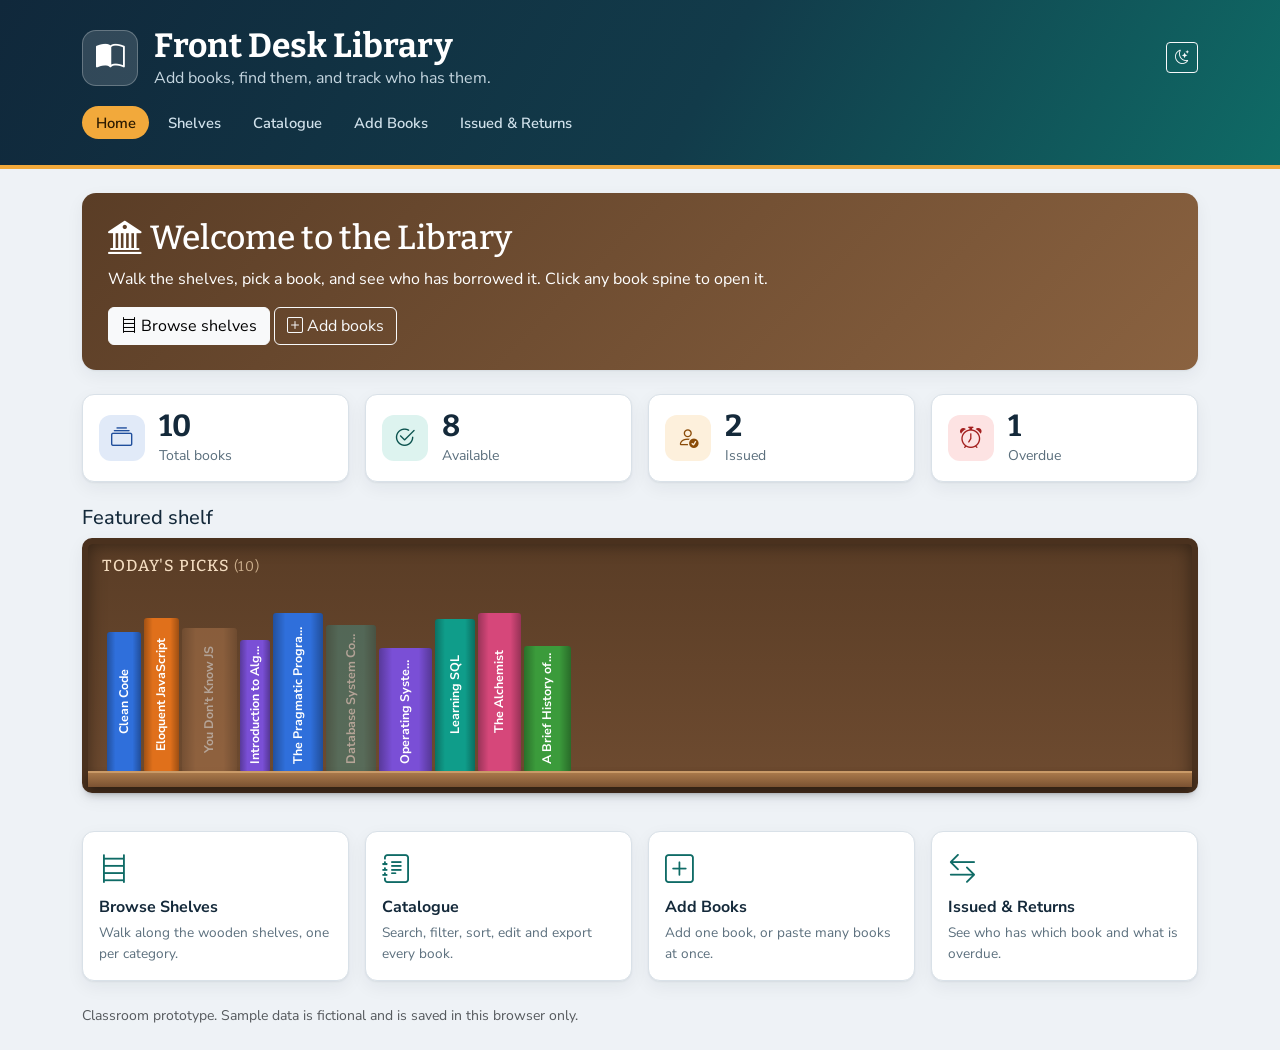
<file: index.html>
<!DOCTYPE html>
<html lang="en">
<head>
  <meta charset="UTF-8">
  <meta name="viewport" content="width=device-width, initial-scale=1">
  <title>Home | Library Book Manager</title>
  <link href="https://cdn.jsdelivr.net/npm/bootstrap@5.3.3/dist/css/bootstrap.min.css" rel="stylesheet">
  <link href="https://cdn.jsdelivr.net/npm/bootstrap-icons@1.11.3/font/bootstrap-icons.min.css" rel="stylesheet">
  <link href="https://fonts.googleapis.com/css2?family=Bitter:wght@600;700&family=Nunito+Sans:wght@400;600;700&display=swap" rel="stylesheet">
  <link href="style.css" rel="stylesheet">
</head>
<body>
  <div id="hdr"></div>
  <main class="container py-4">
    <section class="welcome mb-4">
      <h2><i class="bi bi-bank2 me-2"></i>Welcome to the Library</h2>
      <p class="mb-3">Walk the shelves, pick a book, and see who has borrowed it. Click any book spine to open it.</p>
      <a class="btn btn-light" href="shelves.html"><i class="bi bi-bookshelf me-1"></i>Browse shelves</a>
      <a class="btn btn-outline-light" href="add.html"><i class="bi bi-plus-square me-1"></i>Add books</a>
    </section>
    <div class="row g-3 mb-4" id="stats"></div>
    <h3 class="h5 mb-2">Featured shelf</h3>
    <div id="featured"></div>
    <div class="row g-3 mt-1" id="cards"></div>
  </main>
  <footer class="container pb-4 small text-muted">Classroom prototype. Sample data is fictional and is saved in this browser only.</footer>
  <script src="https://cdn.jsdelivr.net/npm/bootstrap@5.3.3/dist/js/bootstrap.bundle.min.js"></script>
  <script src="common.js"></script>
  <script>
boot("home");

const tiles=[["shelves.html","bi-bookshelf","Browse Shelves","Walk along the wooden shelves, one per category."],["catalogue.html","bi-journal-text","Catalogue","Search, filter, sort, edit and export every book."],["add.html","bi-plus-square","Add Books","Add one book, or paste many books at once."],["issued.html","bi-arrow-left-right","Issued & Returns","See who has which book and what is overdue."]];
$("cards").innerHTML=tiles.map(t=>`<div class="col-6 col-lg-3"><a class="tile" href="${t[0]}"><i class="bi ${t[1]}"></i><b>${t[2]}</b><span>${t[3]}</span></a></div>`).join("");
function draw(){const out=books.filter(b=>b.issued).length,od=books.filter(overdue).length;
 $("stats").innerHTML=[["Total books",books.length,"ic-total","bi-collection"],["Available",books.length-out,"ic-avail","bi-check2-circle"],["Issued",out,"ic-issued","bi-person-check"],["Overdue",od,"ic-over","bi-alarm"]].map(s=>`<div class="col-6 col-lg-3"><div class="stat"><span class="stat-icon ${s[2]}"><i class="bi ${s[3]}"></i></span><div><span class="stat-num">${s[1]}</span><span class="stat-label">${s[0]}</span></div></div></div>`).join("");
 $("featured").innerHTML=caseHTML("Today's picks",books.slice(0,14));}
window.onChange=draw;draw();
  </script>
</body>
</html>
</file>
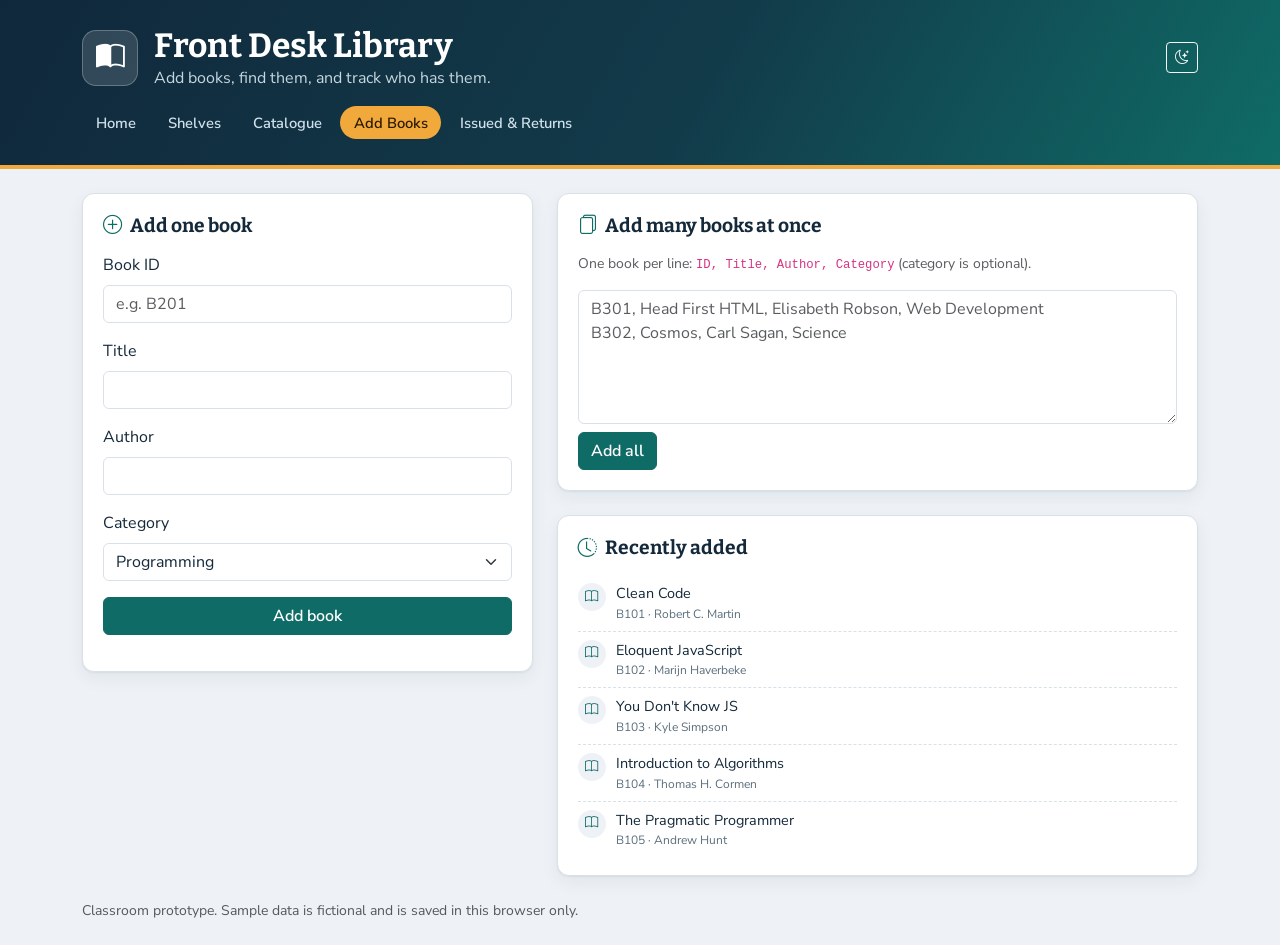
<file: add.html>
<!DOCTYPE html>
<html lang="en">
<head>
  <meta charset="UTF-8">
  <meta name="viewport" content="width=device-width, initial-scale=1">
  <title>Add Books | Library Book Manager</title>
  <link href="https://cdn.jsdelivr.net/npm/bootstrap@5.3.3/dist/css/bootstrap.min.css" rel="stylesheet">
  <link href="https://cdn.jsdelivr.net/npm/bootstrap-icons@1.11.3/font/bootstrap-icons.min.css" rel="stylesheet">
  <link href="https://fonts.googleapis.com/css2?family=Bitter:wght@600;700&family=Nunito+Sans:wght@400;600;700&display=swap" rel="stylesheet">
  <link href="style.css" rel="stylesheet">
</head>
<body>
  <div id="hdr"></div>
  <main class="container py-4">
    <div class="row g-4">
      <div class="col-lg-5"><div class="panel">
        <h2 class="panel-title"><i class="bi bi-plus-circle me-2"></i>Add one book</h2>
        <form id="f" novalidate>
          <div class="mb-3"><label class="form-label" for="id">Book ID</label><input class="form-control" id="id" maxlength="20" placeholder="e.g. B201"><div class="invalid-feedback" id="idE">Enter a book ID.</div></div>
          <div class="mb-3"><label class="form-label" for="ti">Title</label><input class="form-control" id="ti" maxlength="100"><div class="invalid-feedback">Enter the book title.</div></div>
          <div class="mb-3"><label class="form-label" for="au">Author</label><input class="form-control" id="au" maxlength="80"><div class="invalid-feedback">Enter the author's name.</div></div>
          <div class="mb-3"><label class="form-label" for="ca">Category</label><select class="form-select" id="ca"></select></div>
          <button class="btn btn-brand w-100">Add book</button>
        </form>
        <div class="small mt-3" id="msg" aria-live="polite"></div>
      </div></div>
      <div class="col-lg-7"><div class="panel mb-4">
        <h2 class="panel-title"><i class="bi bi-files me-2"></i>Add many books at once</h2>
        <p class="small text-muted">One book per line: <code>ID, Title, Author, Category</code> (category is optional).</p>
        <label class="visually-hidden" for="bulk">Books to add</label>
        <textarea class="form-control mb-2" id="bulk" rows="5" placeholder="B301, Head First HTML, Elisabeth Robson, Web Development&#10;B302, Cosmos, Carl Sagan, Science"></textarea>
        <button class="btn btn-brand" id="bulkBtn">Add all</button>
      </div>
      <div class="panel"><h2 class="panel-title"><i class="bi bi-clock-history me-2"></i>Recently added</h2><ul class="activity" id="recent"></ul></div></div>
    </div>
  </main>
  <footer class="container pb-4 small text-muted">Classroom prototype. Sample data is fictional and is saved in this browser only.</footer>
  <script src="https://cdn.jsdelivr.net/npm/bootstrap@5.3.3/dist/js/bootstrap.bundle.min.js"></script>
  <script src="common.js"></script>
  <script>
boot("add");

$("ca").innerHTML=CATS.map(c=>`<option>${c}</option>`).join("");
const has=id=>books.some(b=>b.id.toLowerCase()===id.toLowerCase());
function recent(){$("recent").innerHTML=books.slice(0,6).map(b=>`<li><span class="dot"><i class="bi bi-book"></i></span><div>${esc(b.title)}<time>${esc(b.id)} · ${esc(b.author)}</time></div></li>`).join("")}
$("f").onsubmit=e=>{e.preventDefault();const id=$("id").value.trim(),t=$("ti").value.trim(),a=$("au").value.trim();let ok=true;
 ["id","ti","au"].forEach(x=>$(x).classList.remove("is-invalid"));
 if(!id){$("idE").textContent="Enter a book ID.";$("id").classList.add("is-invalid");ok=false}else if(has(id)){$("idE").textContent=`ID "${id}" is already used. Choose a different ID.`;$("id").classList.add("is-invalid");ok=false}
 if(!t){$("ti").classList.add("is-invalid");ok=false}if(!a){$("au").classList.add("is-invalid");ok=false}if(!ok)return;
 books.unshift(mk(id,t,a,$("ca").value));save();logA("add",`Added "${t}" (${id})`);e.target.reset();$("id").focus();
 $("msg").innerHTML=`<span class="text-success"><i class="bi bi-check-circle"></i> Added "${esc(t)}". Add another, or <a href="shelves.html">see it on the shelves</a>.</span>`;recent()};
$("bulkBtn").onclick=()=>{let n=0,bad=[];$("bulk").value.split("\n").map(l=>l.trim()).filter(Boolean).forEach(l=>{const p=l.split(",").map(x=>x.trim());
 if(p.length<3||!p[0]||!p[1]||!p[2]||has(p[0])){bad.push(p[0]||l);return}
 books.unshift(mk(p[0],p[1],p[2],CATS.includes(p[3])?p[3]:"Other"));n++});
 if(n){save();logA("add",`Added ${n} books in bulk`)}recent();
 $("msg").innerHTML=`<span class="${n?"text-success":"text-danger"}">${n} book(s) added.</span>`+(bad.length?` <span class="text-danger">Skipped (missing field or duplicate ID): ${bad.map(esc).join(", ")}</span>`:"");
 if(!bad.length)$("bulk").value=""};
recent();
  </script>
</body>
</html>
</file>
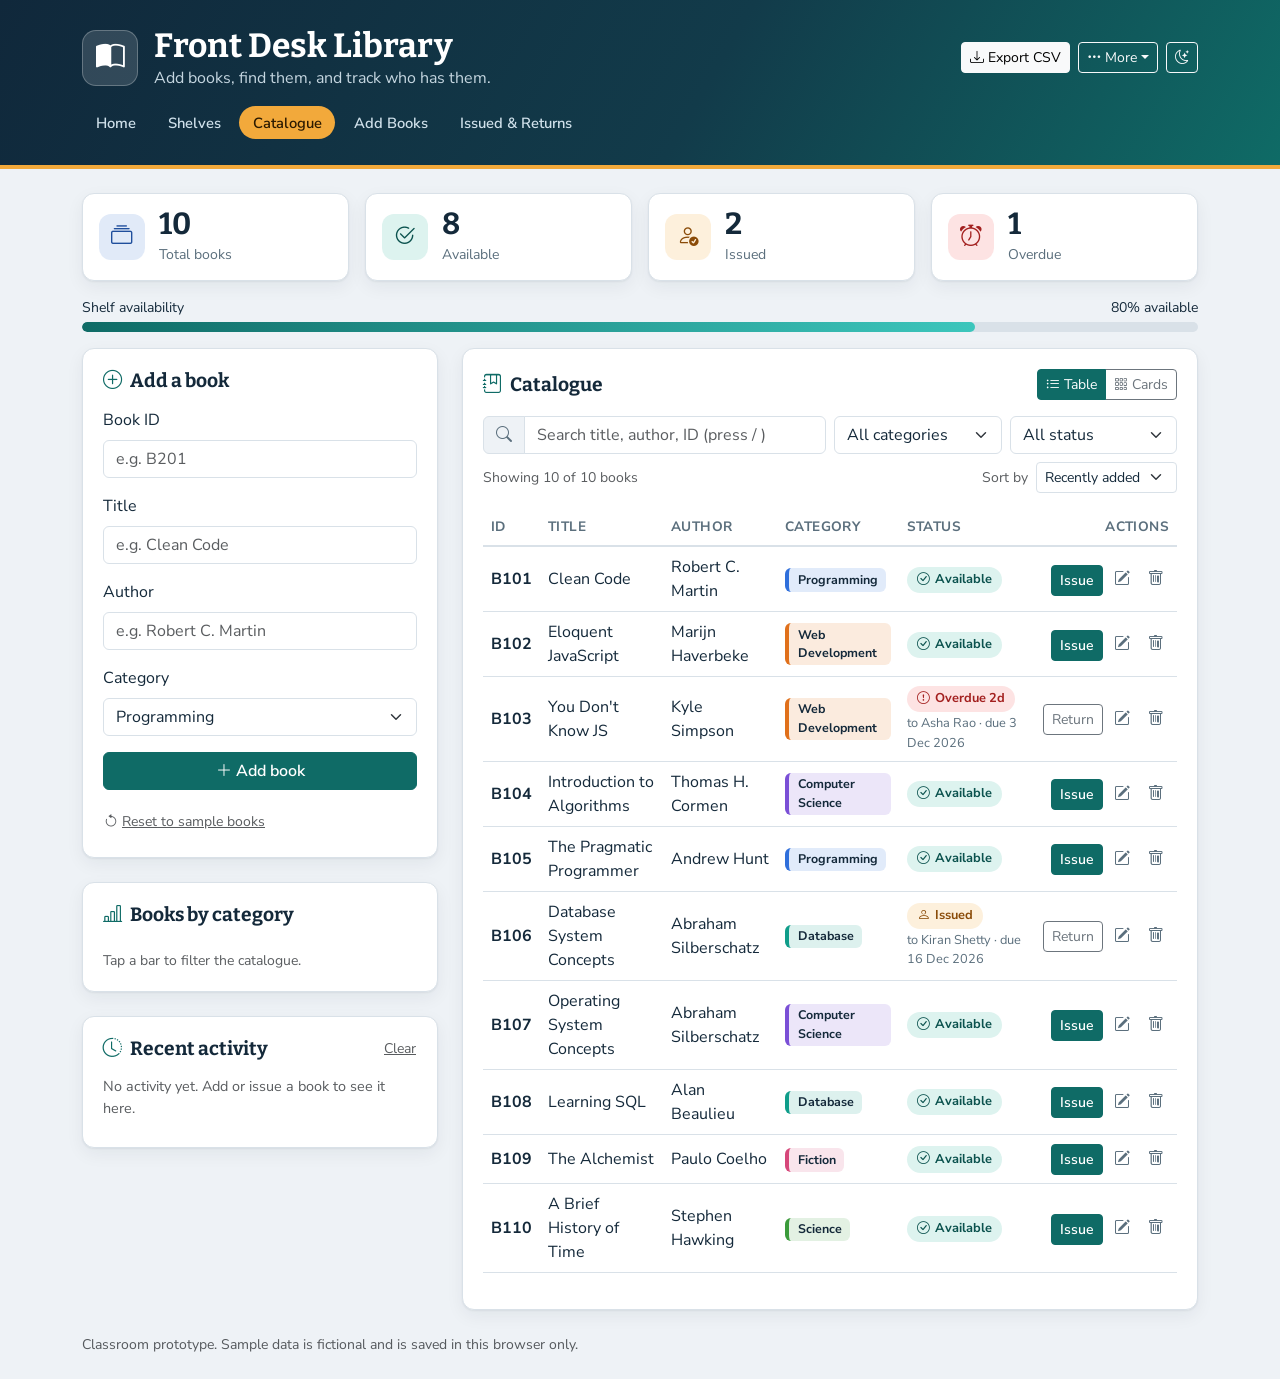
<file: catalogue.html>
<!DOCTYPE html>
<html lang="en">
<head>
  <meta charset="UTF-8">
  <meta name="viewport" content="width=device-width, initial-scale=1">
  <title>Library Book Manager</title>
  <link href="https://cdn.jsdelivr.net/npm/bootstrap@5.3.3/dist/css/bootstrap.min.css" rel="stylesheet">
  <link href="https://cdn.jsdelivr.net/npm/bootstrap-icons@1.11.3/font/bootstrap-icons.min.css" rel="stylesheet">
  <link href="https://fonts.googleapis.com/css2?family=Bitter:wght@600;700&family=Nunito+Sans:wght@400;600;700&display=swap" rel="stylesheet">
  <link href="style.css" rel="stylesheet">
</head>
<body>

  <!-- ===== Header ===== -->
  <header class="hero">
    <div class="container hero-inner">
      <div class="brand">
        <span class="brand-icon" aria-hidden="true"><i class="bi bi-book-half"></i></span>
        <div>
          <h1 class="site-title">Front Desk Library</h1>
          <p class="site-sub mb-0">Add books, find them, and track who has them.</p>
        </div>
      </div>
      <div class="hero-actions">
        <button type="button" class="btn btn-light btn-sm" id="exportBtn"><i class="bi bi-download me-1"></i>Export CSV</button>
        <div class="dropdown">
          <button type="button" class="btn btn-outline-light btn-sm dropdown-toggle" data-bs-toggle="dropdown" aria-expanded="false"><i class="bi bi-three-dots me-1"></i>More</button>
          <ul class="dropdown-menu dropdown-menu-end">
            <li><button type="button" class="dropdown-item" id="printBtn"><i class="bi bi-printer me-2"></i>Print catalogue</button></li>
            <li><button type="button" class="dropdown-item" id="backupBtn"><i class="bi bi-file-earmark-arrow-down me-2"></i>Backup (JSON)</button></li>
            <li><button type="button" class="dropdown-item" id="restoreBtn"><i class="bi bi-file-earmark-arrow-up me-2"></i>Restore (JSON)</button></li>
          </ul>
        </div>
        <input type="file" id="restoreFile" accept="application/json,.json" class="d-none" aria-label="Choose a backup file">
        <button type="button" class="btn btn-outline-light btn-sm" id="themeBtn" aria-label="Switch between light and dark mode" title="Light / dark mode"><i class="bi bi-moon-stars"></i></button>
      </div>
    </div>
    <div class="container"><nav class="topnav"><a href="index.html">Home</a><a href="shelves.html">Shelves</a><a href="catalogue.html" class="active">Catalogue</a><a href="add.html">Add Books</a><a href="issued.html">Issued &amp; Returns</a></nav></div>
  </header>

  <main class="container py-4">

    <!-- ===== Summary ===== -->
    <section class="row g-3 mb-3" aria-label="Library summary">
      <div class="col-6 col-lg-3">
        <div class="stat"><span class="stat-icon ic-total"><i class="bi bi-collection"></i></span>
          <div><span class="stat-num" id="statTotal">0</span><span class="stat-label">Total books</span></div></div>
      </div>
      <div class="col-6 col-lg-3">
        <div class="stat"><span class="stat-icon ic-avail"><i class="bi bi-check2-circle"></i></span>
          <div><span class="stat-num" id="statAvailable">0</span><span class="stat-label">Available</span></div></div>
      </div>
      <div class="col-6 col-lg-3">
        <div class="stat"><span class="stat-icon ic-issued"><i class="bi bi-person-check"></i></span>
          <div><span class="stat-num" id="statIssued">0</span><span class="stat-label">Issued</span></div></div>
      </div>
      <div class="col-6 col-lg-3">
        <div class="stat"><span class="stat-icon ic-over"><i class="bi bi-alarm"></i></span>
          <div><span class="stat-num" id="statOverdue">0</span><span class="stat-label">Overdue</span></div></div>
      </div>
    </section>

    <div class="avail-wrap mb-3">
      <div class="d-flex justify-content-between small mb-1">
        <span>Shelf availability</span><span id="availText">0% available</span>
      </div>
      <div class="progress" role="progressbar" aria-label="Percentage of books available" aria-valuemin="0" aria-valuemax="100" id="availBar">
        <div class="progress-bar" id="availFill" style="width:0%"></div>
      </div>
    </div>

    <div class="row g-4">

      <!-- ===== Left column ===== -->
      <aside class="col-lg-4">
        <div class="panel mb-4">
          <h2 class="panel-title"><i class="bi bi-plus-circle me-2"></i>Add a book</h2>
          <form id="bookForm" novalidate>
            <div class="mb-3">
              <label for="bookId" class="form-label">Book ID</label>
              <input type="text" class="form-control" id="bookId" placeholder="e.g. B201" maxlength="20" required>
              <div class="invalid-feedback" id="bookIdError">Enter a book ID.</div>
            </div>
            <div class="mb-3">
              <label for="title" class="form-label">Title</label>
              <input type="text" class="form-control" id="title" placeholder="e.g. Clean Code" maxlength="100" required>
              <div class="invalid-feedback">Enter the book title.</div>
            </div>
            <div class="mb-3">
              <label for="author" class="form-label">Author</label>
              <input type="text" class="form-control" id="author" placeholder="e.g. Robert C. Martin" maxlength="80" required>
              <div class="invalid-feedback">Enter the author's name.</div>
            </div>
            <div class="mb-3">
              <label for="category" class="form-label">Category</label>
              <select class="form-select" id="category"></select>
            </div>
            <button type="submit" class="btn btn-brand w-100"><i class="bi bi-plus-lg me-1"></i>Add book</button>
          </form>
          <button type="button" class="btn btn-link btn-sm text-muted px-0 mt-3" id="resetBtn"><i class="bi bi-arrow-counterclockwise me-1"></i>Reset to sample books</button>
        </div>

        <div class="panel mb-4">
          <h2 class="panel-title"><i class="bi bi-bar-chart-line me-2"></i>Books by category</h2>
          <div id="catChart" class="cat-chart"></div>
          <p class="small text-muted mt-2 mb-0">Tap a bar to filter the catalogue.</p>
        </div>

        <div class="panel">
          <div class="d-flex justify-content-between align-items-center mb-2">
            <h2 class="panel-title mb-0"><i class="bi bi-clock-history me-2"></i>Recent activity</h2>
            <button type="button" class="btn btn-link btn-sm text-muted p-0" id="clearLogBtn">Clear</button>
          </div>
          <ul class="activity" id="activityList"></ul>
        </div>
      </aside>

      <!-- ===== Catalogue ===== -->
      <section class="col-lg-8" aria-label="Book catalogue">
        <div class="panel">
          <div class="d-flex justify-content-between align-items-center flex-wrap gap-2 mb-3">
            <h2 class="panel-title mb-0"><i class="bi bi-journal-bookmark me-2"></i>Catalogue</h2>
            <div class="btn-group btn-group-sm" role="group" aria-label="Choose view">
              <button type="button" class="btn btn-outline-secondary" id="viewTable" aria-pressed="true"><i class="bi bi-list-ul me-1"></i>Table</button>
              <button type="button" class="btn btn-outline-secondary" id="viewCards" aria-pressed="false"><i class="bi bi-grid-3x3-gap me-1"></i>Cards</button>
            </div>
          </div>

          <div class="row g-2 mb-2">
            <div class="col-12 col-md-6">
              <label for="search" class="visually-hidden">Search books</label>
              <div class="input-group">
                <span class="input-group-text"><i class="bi bi-search"></i></span>
                <input type="search" class="form-control" id="search" placeholder="Search title, author, ID (press / )">
              </div>
            </div>
            <div class="col-6 col-md-3">
              <label for="catFilter" class="visually-hidden">Filter by category</label>
              <select class="form-select" id="catFilter"></select>
            </div>
            <div class="col-6 col-md-3">
              <label for="statusFilter" class="visually-hidden">Filter by availability</label>
              <select class="form-select" id="statusFilter">
                <option value="all">All status</option>
                <option value="available">Available</option>
                <option value="issued">Issued</option>
                <option value="overdue">Overdue</option>
                <option value="starred">Starred</option>
              </select>
            </div>
          </div>
          <div class="d-flex justify-content-between align-items-center flex-wrap gap-2 mb-3">
            <span class="small text-muted" id="resultCount" aria-live="polite"></span>
            <div class="d-flex align-items-center gap-2">
              <label for="sortBy" class="small text-muted mb-0">Sort by</label>
              <select class="form-select form-select-sm w-auto" id="sortBy">
                <option value="added">Recently added</option>
                <option value="title">Title (A–Z)</option>
                <option value="author">Author (A–Z)</option>
                <option value="id">Book ID</option>
                <option value="status">Available first</option>
              </select>
            </div>
          </div>

          <!-- Table view -->
          <div class="table-responsive" id="tableWrap">
            <table class="table align-middle book-table">
              <thead>
                <tr>
                  <th scope="col">ID</th>
                  <th scope="col">Title</th>
                  <th scope="col">Author</th>
                  <th scope="col">Category</th>
                  <th scope="col">Status</th>
                  <th scope="col" class="text-end">Actions</th>
                </tr>
              </thead>
              <tbody id="bookList"></tbody>
            </table>
          </div>

          <!-- Card view -->
          <div class="row g-3 d-none" id="cardWrap"></div>

          <div id="emptyState" class="empty-state d-none"></div>
        </div>
      </section>
    </div>
  </main>

  <footer class="container pb-4 small text-muted">
    Classroom prototype. Sample data is fictional and is saved in this browser only.
  </footer>

  <!-- ===== Issue modal ===== -->
  <div class="modal fade" id="issueModal" tabindex="-1" aria-labelledby="issueModalLabel" aria-hidden="true">
    <div class="modal-dialog modal-dialog-centered">
      <form class="modal-content" id="issueForm" novalidate>
        <div class="modal-header">
          <h2 class="modal-title fs-5" id="issueModalLabel"><i class="bi bi-box-arrow-right me-2"></i>Issue book</h2>
          <button type="button" class="btn-close" data-bs-dismiss="modal" aria-label="Close"></button>
        </div>
        <div class="modal-body">
          <p class="mb-3 fw-semibold" id="issueBookInfo"></p>
          <div class="mb-3">
            <label for="borrower" class="form-label">Borrower name</label>
            <input type="text" class="form-control" id="borrower" maxlength="60" list="borrowerList" autocomplete="off" required>
            <datalist id="borrowerList"></datalist>
            <div class="invalid-feedback">Enter the borrower's name.</div>
          </div>
          <div>
            <label for="dueDate" class="form-label">Due date</label>
            <input type="date" class="form-control" id="dueDate" required>
            <div class="invalid-feedback">Choose a due date that is today or later.</div>
          </div>
        </div>
        <div class="modal-footer">
          <button type="button" class="btn btn-outline-secondary" data-bs-dismiss="modal">Cancel</button>
          <button type="submit" class="btn btn-brand">Issue book</button>
        </div>
      </form>
    </div>
  </div>

  <!-- ===== Edit modal ===== -->
  <div class="modal fade" id="editModal" tabindex="-1" aria-labelledby="editModalLabel" aria-hidden="true">
    <div class="modal-dialog modal-dialog-centered">
      <form class="modal-content" id="editForm" novalidate>
        <div class="modal-header">
          <h2 class="modal-title fs-5" id="editModalLabel"><i class="bi bi-pencil-square me-2"></i>Edit book</h2>
          <button type="button" class="btn-close" data-bs-dismiss="modal" aria-label="Close"></button>
        </div>
        <div class="modal-body">
          <div class="mb-3">
            <label for="editId" class="form-label">Book ID</label>
            <input type="text" class="form-control" id="editId" readonly>
          </div>
          <div class="mb-3">
            <label for="editTitle" class="form-label">Title</label>
            <input type="text" class="form-control" id="editTitle" maxlength="100" required>
            <div class="invalid-feedback">Enter the book title.</div>
          </div>
          <div class="mb-3">
            <label for="editAuthor" class="form-label">Author</label>
            <input type="text" class="form-control" id="editAuthor" maxlength="80" required>
            <div class="invalid-feedback">Enter the author's name.</div>
          </div>
          <div>
            <label for="editCategory" class="form-label">Category</label>
            <select class="form-select" id="editCategory"></select>
          </div>
        </div>
        <div class="modal-footer">
          <button type="button" class="btn btn-outline-secondary" data-bs-dismiss="modal">Cancel</button>
          <button type="submit" class="btn btn-brand">Save changes</button>
        </div>
      </form>
    </div>
  </div>

  <!-- ===== Details modal ===== -->
  <div class="modal fade" id="detailsModal" tabindex="-1" aria-labelledby="detailsTitle" aria-hidden="true">
    <div class="modal-dialog modal-dialog-centered modal-dialog-scrollable">
      <div class="modal-content">
        <div class="modal-header">
          <h2 class="modal-title fs-5" id="detailsTitle"><i class="bi bi-info-circle me-2"></i>Book details</h2>
          <button type="button" class="btn-close" data-bs-dismiss="modal" aria-label="Close"></button>
        </div>
        <div class="modal-body" id="detailsBody"></div>
        <div class="modal-footer">
          <button type="button" class="btn btn-outline-secondary" data-bs-dismiss="modal">Close</button>
        </div>
      </div>
    </div>
  </div>

  <!-- ===== Confirm modal ===== -->
  <div class="modal fade" id="confirmModal" tabindex="-1" aria-labelledby="confirmTitle" aria-hidden="true">
    <div class="modal-dialog modal-dialog-centered modal-sm">
      <div class="modal-content">
        <div class="modal-header">
          <h2 class="modal-title fs-5" id="confirmTitle">Are you sure?</h2>
          <button type="button" class="btn-close" data-bs-dismiss="modal" aria-label="Close"></button>
        </div>
        <div class="modal-body" id="confirmMsg"></div>
        <div class="modal-footer">
          <button type="button" class="btn btn-outline-secondary" data-bs-dismiss="modal">Cancel</button>
          <button type="button" class="btn btn-danger" id="confirmOk">Yes, continue</button>
        </div>
      </div>
    </div>
  </div>

  <!-- ===== Toasts ===== -->
  <div class="toast-container position-fixed bottom-0 end-0 p-3" id="toastArea" aria-live="polite"></div>

  <script src="https://cdn.jsdelivr.net/npm/bootstrap@5.3.3/dist/js/bootstrap.bundle.min.js"></script>
  <script src="script.js"></script>
</body>
</html>
</file>
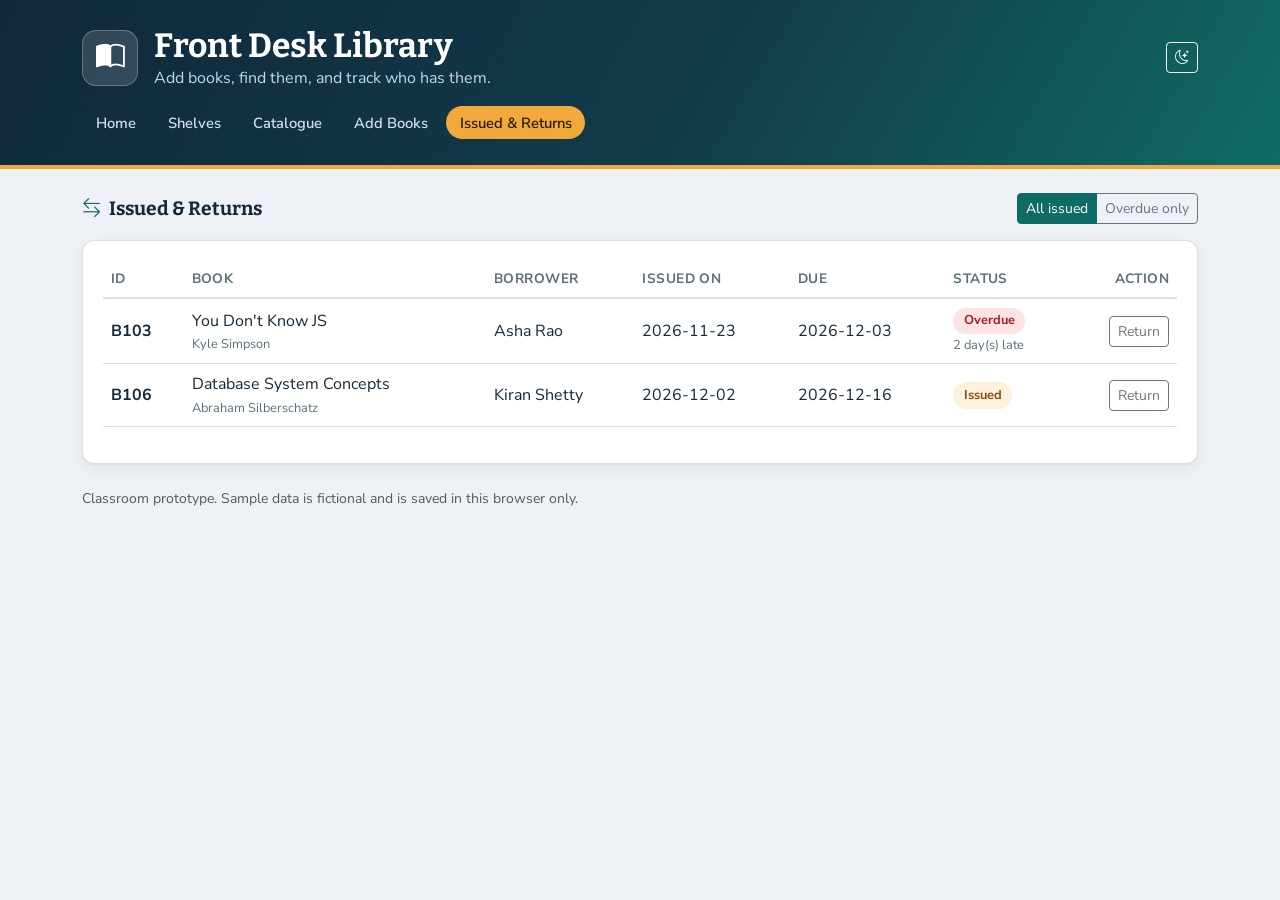
<file: issued.html>
<!DOCTYPE html>
<html lang="en">
<head>
  <meta charset="UTF-8">
  <meta name="viewport" content="width=device-width, initial-scale=1">
  <title>Issued & Returns | Library Book Manager</title>
  <link href="https://cdn.jsdelivr.net/npm/bootstrap@5.3.3/dist/css/bootstrap.min.css" rel="stylesheet">
  <link href="https://cdn.jsdelivr.net/npm/bootstrap-icons@1.11.3/font/bootstrap-icons.min.css" rel="stylesheet">
  <link href="https://fonts.googleapis.com/css2?family=Bitter:wght@600;700&family=Nunito+Sans:wght@400;600;700&display=swap" rel="stylesheet">
  <link href="style.css" rel="stylesheet">
</head>
<body>
  <div id="hdr"></div>
  <main class="container py-4">
    <div class="d-flex justify-content-between align-items-center flex-wrap gap-2 mb-3">
      <h2 class="panel-title mb-0"><i class="bi bi-arrow-left-right me-2"></i>Issued &amp; Returns</h2>
      <div class="btn-group btn-group-sm" role="group" aria-label="Filter"><button class="btn btn-outline-secondary active" data-f="all">All issued</button><button class="btn btn-outline-secondary" data-f="over">Overdue only</button></div>
    </div>
    <div class="panel"><div class="table-responsive"><table class="table align-middle book-table"><thead><tr><th>ID</th><th>Book</th><th>Borrower</th><th>Issued on</th><th>Due</th><th>Status</th><th class="text-end">Action</th></tr></thead><tbody id="rows"></tbody></table></div><div class="empty-state d-none" id="none"></div></div>
  </main>
  <footer class="container pb-4 small text-muted">Classroom prototype. Sample data is fictional and is saved in this browser only.</footer>
  <script src="https://cdn.jsdelivr.net/npm/bootstrap@5.3.3/dist/js/bootstrap.bundle.min.js"></script>
  <script src="common.js"></script>
  <script>
boot("out");

let f="all";
function draw(){const l=books.filter(b=>b.issued&&(f==="all"||overdue(b)));
 $("rows").innerHTML=l.map(b=>{const d=overdue(b)?Math.round((new Date(today())-new Date(b.dueOn))/864e5):0;return`<tr><td class="book-id">${esc(b.id)}</td><td>${esc(b.title)}<span class="meta">${esc(b.author)}</span></td><td>${esc(b.borrower)}</td><td>${esc(b.issuedOn)}</td><td>${esc(b.dueOn)}</td><td>${badge(b)}${d?`<span class="meta">${d} day(s) late</span>`:""}</td><td class="text-end"><button class="btn btn-sm btn-outline-secondary" data-id="${esc(b.id)}">Return</button></td></tr>`}).join("");
 $("none").classList.toggle("d-none",l.length>0);$("none").innerHTML='<i class="bi bi-check2-circle"></i>'+(f==="over"?"No overdue books.":"No books are issued right now.")}
document.querySelectorAll("[data-f]").forEach(b=>b.onclick=()=>{f=b.dataset.f;document.querySelectorAll("[data-f]").forEach(x=>x.classList.toggle("active",x===b));draw()});
$("rows").onclick=e=>{const b=e.target.closest("button[data-id]");if(b)openBook(b.dataset.id)};
window.onChange=draw;draw();
  </script>
</body>
</html>
</file>
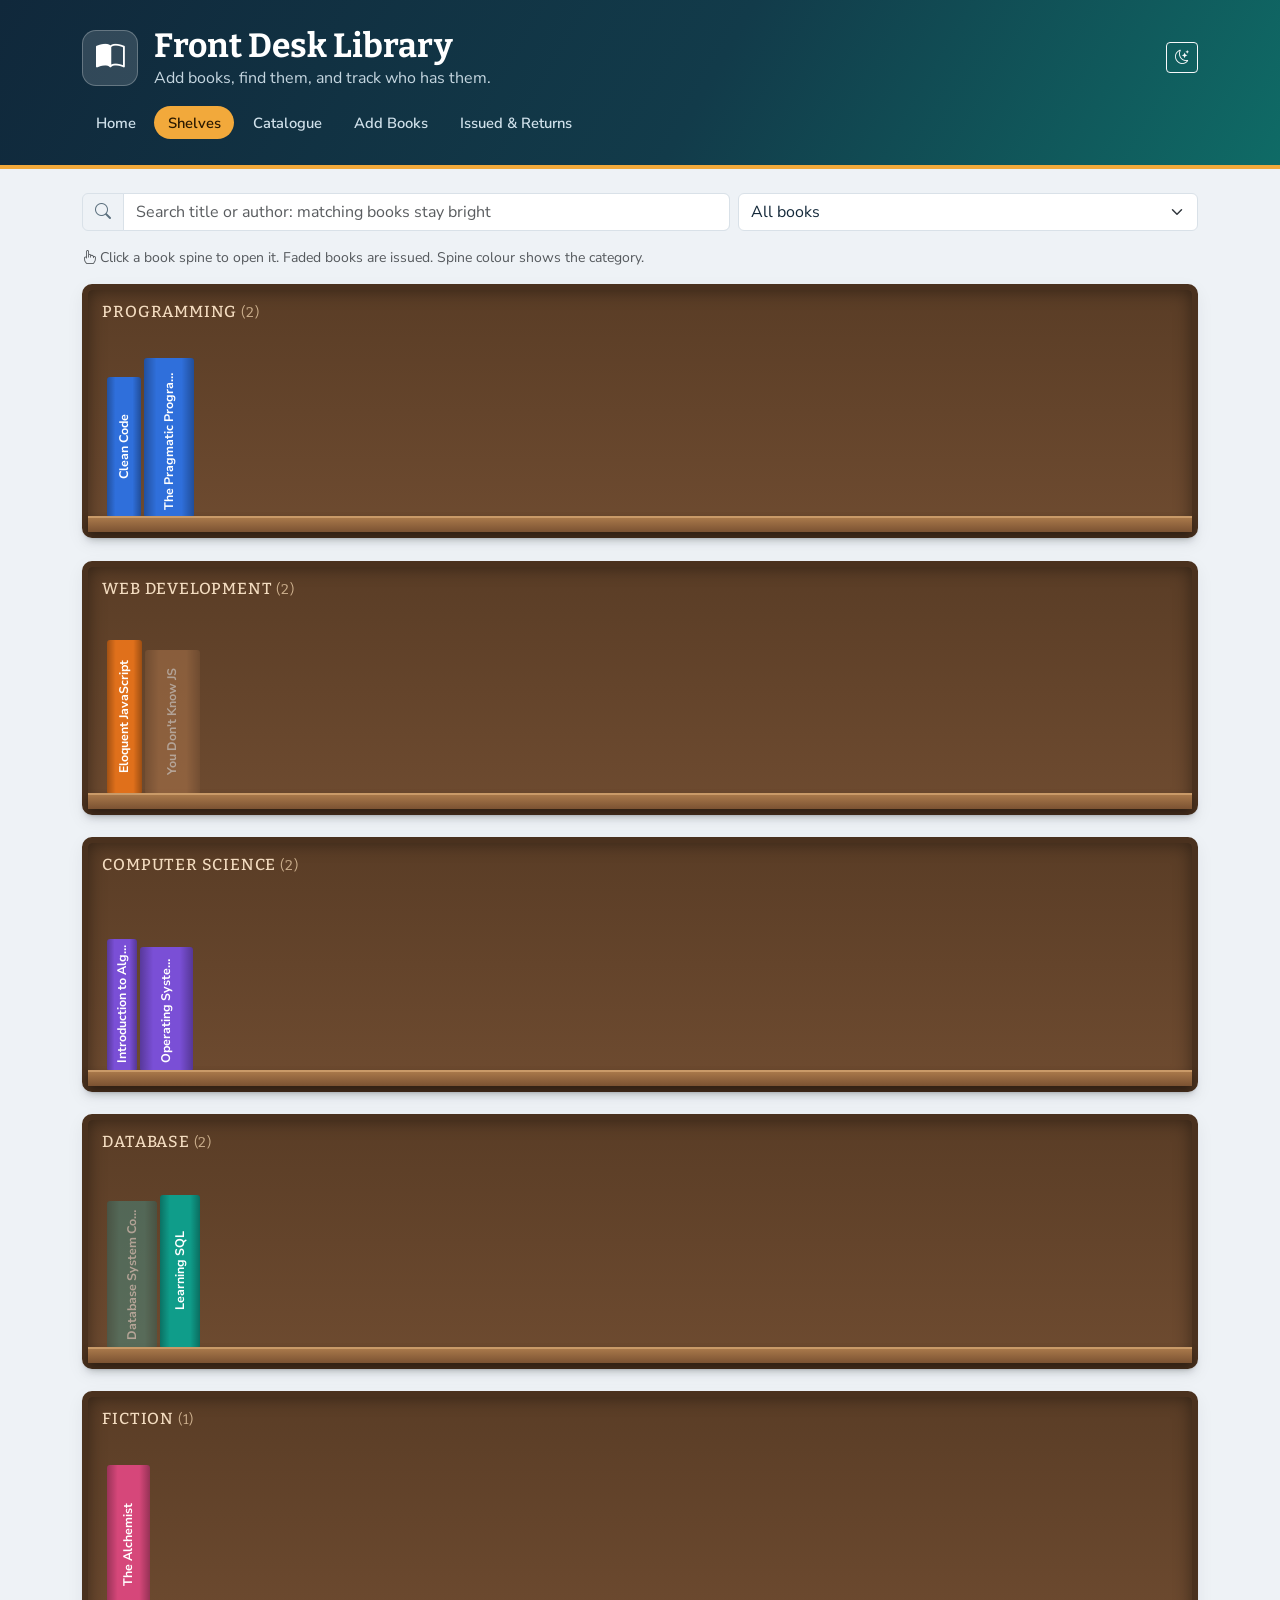
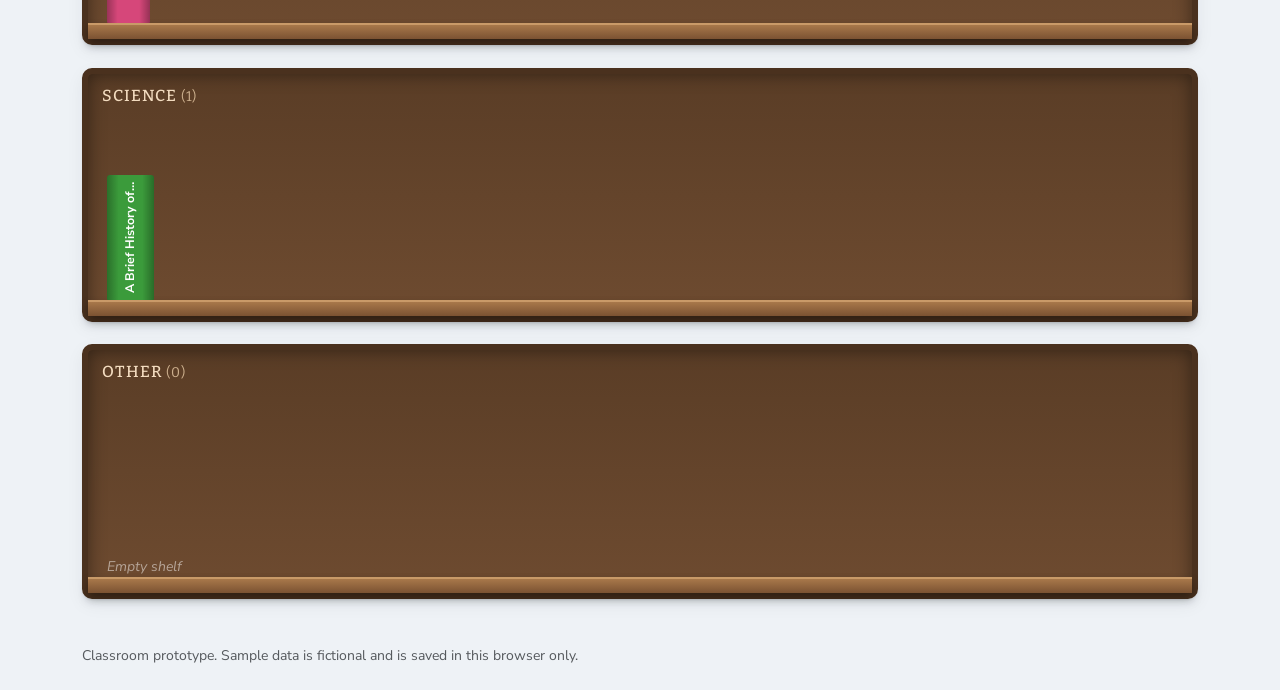
<file: shelves.html>
<!DOCTYPE html>
<html lang="en">
<head>
  <meta charset="UTF-8">
  <meta name="viewport" content="width=device-width, initial-scale=1">
  <title>Shelves | Library Book Manager</title>
  <link href="https://cdn.jsdelivr.net/npm/bootstrap@5.3.3/dist/css/bootstrap.min.css" rel="stylesheet">
  <link href="https://cdn.jsdelivr.net/npm/bootstrap-icons@1.11.3/font/bootstrap-icons.min.css" rel="stylesheet">
  <link href="https://fonts.googleapis.com/css2?family=Bitter:wght@600;700&family=Nunito+Sans:wght@400;600;700&display=swap" rel="stylesheet">
  <link href="style.css" rel="stylesheet">
</head>
<body>
  <div id="hdr"></div>
  <main class="container py-4">
    <div class="row g-2 mb-3">
      <div class="col-md-7"><label for="q" class="visually-hidden">Search shelves</label><div class="input-group"><span class="input-group-text"><i class="bi bi-search"></i></span><input id="q" type="search" class="form-control" placeholder="Search title or author: matching books stay bright"></div></div>
      <div class="col-md-5"><label for="st" class="visually-hidden">Filter</label><select id="st" class="form-select"><option value="all">All books</option><option value="available">Available only</option><option value="issued">Issued only</option></select></div>
    </div>
    <p class="small text-muted mb-3"><i class="bi bi-hand-index me-1"></i>Click a book spine to open it. Faded books are issued. Spine colour shows the category.</p>
    <div id="cases"></div>
  </main>
  <footer class="container pb-4 small text-muted">Classroom prototype. Sample data is fictional and is saved in this browser only.</footer>
  <script src="https://cdn.jsdelivr.net/npm/bootstrap@5.3.3/dist/js/bootstrap.bundle.min.js"></script>
  <script src="common.js"></script>
  <script>
boot("shelves");

function draw(){const q=$("q").value.trim().toLowerCase(),st=$("st").value;
 $("cases").innerHTML=CATS.map(c=>caseHTML(c,books.filter(b=>b.category===c&&(st==="all"||(st==="issued")===b.issued)))).join("");
 if(q)document.querySelectorAll(".spine").forEach(s=>{const b=books.find(x=>x.id===s.dataset.id);s.classList.toggle("dim",!(b.title+" "+b.author).toLowerCase().includes(q))});}
$("q").oninput=draw;$("st").onchange=draw;window.onChange=draw;draw();
  </script>
</body>
</html>
</file>
<file: style.css>
/* ===== Theme colours (light + dark) ===== */
:root {
  --ink: #14293A;
  --muted: #5B6F7D;
  --paper: #EEF2F6;
  --panel: #FFFFFF;
  --line: #D9E1E8;
  --brand: #0F6B66;
  --brand-dark: #0B524E;
  --accent: #F2A93B;
  --avail-bg: #DDF3EF;  --avail-fg: #0B524E;
  --issued-bg: #FDF0DC; --issued-fg: #8A4B08;
  --over-bg: #FDE3E3;   --over-fg: #A3201F;
  --shadow: 0 1px 2px rgba(20, 41, 58, .06), 0 6px 18px rgba(20, 41, 58, .06);
}
[data-bs-theme="dark"] {
  --ink: #E6EDF3;
  --muted: #9FB1BF;
  --paper: #0E1A24;
  --panel: #15232F;
  --line: #263745;
  --brand: #2BB3AA;
  --brand-dark: #4FD0C7;
  --avail-bg: #12403D;  --avail-fg: #7FE3DA;
  --issued-bg: #4A3413; --issued-fg: #F6C77A;
  --over-bg: #4F1E21;   --over-fg: #FF9C9C;
  --shadow: 0 1px 2px rgba(0, 0, 0, .3), 0 6px 18px rgba(0, 0, 0, .25);
}

body {
  font-family: "Nunito Sans", system-ui, -apple-system, "Segoe UI", Arial, sans-serif;
  background: var(--paper);
  color: var(--ink);
}
h1, h2, .stat-num { font-family: "Bitter", Georgia, "Times New Roman", serif; }

/* ===== Header ===== */
.hero {
  background: linear-gradient(120deg, #10283B 0%, #123B4A 55%, #0F6B66 100%);
  color: #fff;
  padding: 1.6rem 0;
  border-bottom: 4px solid var(--accent);
}
.hero-inner { display: flex; align-items: center; justify-content: space-between; gap: 1rem; flex-wrap: wrap; }
.brand { display: flex; align-items: center; gap: 1rem; }
.brand-icon {
  width: 56px; height: 56px; border-radius: 14px;
  display: grid; place-items: center; font-size: 1.8rem;
  background: rgba(255, 255, 255, .14); border: 1px solid rgba(255, 255, 255, .25);
}
.site-title { font-size: clamp(1.5rem, 4vw, 2.1rem); font-weight: 700; margin: 0; }
.site-sub { color: #C5D6E0; }
.hero-actions { display: flex; gap: .5rem; }

/* ===== Stats ===== */
.stat {
  background: var(--panel); border: 1px solid var(--line); border-radius: 12px;
  padding: .9rem 1rem; display: flex; align-items: center; gap: .9rem; box-shadow: var(--shadow);
  transition: transform .15s ease;
}
.stat:hover { transform: translateY(-2px); }
.stat-icon { width: 46px; height: 46px; border-radius: 12px; display: grid; place-items: center; font-size: 1.35rem; flex-shrink: 0; }
.ic-total  { background: #E1EAF8; color: #1F4E9C; }
.ic-avail  { background: var(--avail-bg);  color: var(--avail-fg); }
.ic-issued { background: var(--issued-bg); color: var(--issued-fg); }
.ic-over   { background: var(--over-bg);   color: var(--over-fg); }
[data-bs-theme="dark"] .ic-total { background: #1B2E4F; color: #9CC0FF; }
.stat-num { display: block; font-size: 1.9rem; font-weight: 700; line-height: 1.1; }
.stat-label { font-size: .88rem; color: var(--muted); }

.avail-wrap .progress { height: 10px; background: var(--line); border-radius: 999px; }
.avail-wrap .progress-bar { background: linear-gradient(90deg, var(--brand), #3CC6BC); border-radius: 999px; transition: width .4s ease; }

/* ===== Panels ===== */
.panel { background: var(--panel); border: 1px solid var(--line); border-radius: 12px; padding: 1.25rem; box-shadow: var(--shadow); }
.panel-title { font-size: 1.2rem; font-weight: 700; margin-bottom: 1rem; }
.panel-title i { color: var(--brand); }

.form-control, .form-select { background-color: var(--panel); color: var(--ink); border-color: var(--line); }
.input-group-text { background-color: var(--paper); color: var(--muted); border-color: var(--line); }
.form-control:focus, .form-select:focus { border-color: var(--brand); box-shadow: 0 0 0 .2rem rgba(15, 107, 102, .25); }
.btn:focus-visible { outline: 3px solid #7FC8C2; outline-offset: 2px; }
.modal-content { background: var(--panel); color: var(--ink); border-color: var(--line); }
.modal-header, .modal-footer { border-color: var(--line); }
[data-bs-theme="dark"] .btn-close { filter: invert(1); }

.btn-brand { background: var(--brand); border-color: var(--brand); color: #fff; font-weight: 600; }
.btn-brand:hover, .btn-brand:focus { background: var(--brand-dark); border-color: var(--brand-dark); color: #fff; }
[data-bs-theme="dark"] .btn-brand { color: #06201E; }
.btn-group .btn.active { background: var(--brand); border-color: var(--brand); color: #fff; }
[data-bs-theme="dark"] .btn-group .btn.active { color: #06201E; }

/* ===== Table ===== */
.book-table { --bs-table-bg: transparent; --bs-table-color: var(--ink); --bs-table-border-color: var(--line); }
.book-table th { font-weight: 700; font-size: .85rem; color: var(--muted); border-bottom: 2px solid var(--line); text-transform: uppercase; letter-spacing: .03em; }
.book-table tbody tr:hover { background: rgba(15, 107, 102, .06); }
.book-table td { vertical-align: middle; }
.book-id { font-weight: 700; white-space: nowrap; }
.meta { display: block; font-size: .8rem; color: var(--muted); margin-top: .15rem; }

.status-badge { display: inline-flex; align-items: center; gap: .3rem; padding: .22rem .65rem; border-radius: 999px; font-size: .8rem; font-weight: 700; white-space: nowrap; }
.status-available { background: var(--avail-bg);  color: var(--avail-fg); }
.status-issued    { background: var(--issued-bg); color: var(--issued-fg); }
.status-overdue   { background: var(--over-bg);   color: var(--over-fg); }

.cat-chip { display: inline-block; font-size: .78rem; font-weight: 700; padding: .15rem .55rem; border-radius: 6px; border-left: 4px solid var(--cat, #888); background: color-mix(in srgb, var(--cat, #888) 14%, transparent); }

.icon-btn { border: 0; background: transparent; color: var(--muted); padding: .25rem .4rem; border-radius: 6px; }
.icon-btn:hover { background: rgba(127, 127, 127, .15); color: var(--ink); }
.icon-btn.danger:hover { color: var(--over-fg); }

/* ===== Card view ===== */
.book-card {
  height: 100%; background: var(--panel); border: 1px solid var(--line); border-radius: 12px; overflow: hidden;
  display: flex; flex-direction: column; transition: transform .15s ease, box-shadow .15s ease;
}
.book-card:hover { transform: translateY(-3px); box-shadow: var(--shadow); }
.book-spine { height: 8px; background: var(--cat, #888); }
.book-card .body { padding: .9rem 1rem; display: flex; flex-direction: column; gap: .4rem; flex: 1; }
.book-card h3 { font-family: "Bitter", Georgia, serif; font-size: 1.05rem; margin: 0; }
.book-card .author { color: var(--muted); font-size: .9rem; }
.book-card .foot { display: flex; justify-content: space-between; align-items: center; gap: .5rem; padding: .6rem 1rem; border-top: 1px solid var(--line); }

/* ===== Activity ===== */
.activity { list-style: none; margin: 0; padding: 0; max-height: 280px; overflow-y: auto; }
.activity li { display: flex; gap: .65rem; padding: .5rem 0; border-bottom: 1px dashed var(--line); font-size: .9rem; }
.activity li:last-child { border-bottom: 0; }
.activity .dot { width: 28px; height: 28px; border-radius: 50%; display: grid; place-items: center; font-size: .85rem; flex-shrink: 0; background: var(--paper); color: var(--brand); }
.activity time { display: block; font-size: .75rem; color: var(--muted); }

.empty-state { text-align: center; padding: 2rem 1rem; color: var(--muted); border: 1px dashed var(--line); border-radius: 10px; }
.empty-state i { font-size: 2rem; display: block; margin-bottom: .4rem; color: var(--brand); }

.toast { background: var(--panel); color: var(--ink); border: 1px solid var(--line); border-left-width: 5px; }
.toast.t-success { border-left-color: var(--brand); }
.toast.t-warning { border-left-color: var(--accent); }
.toast.t-danger  { border-left-color: #D64545; }

/* Category colours */
.c-prog { --cat: #2F6FDB; } .c-web { --cat: #E0701B; } .c-cs { --cat: #7A4FD6; }
.c-db { --cat: #0F9D8A; } .c-fic { --cat: #D6477A; } .c-sci { --cat: #3B9B3B; } .c-oth { --cat: #7C8A96; }

@media (max-width: 575.98px) {
  .panel { padding: 1rem; }
  .stat-num { font-size: 1.5rem; }
  .stat-icon { width: 38px; height: 38px; font-size: 1.1rem; }
}
@media (prefers-reduced-motion: reduce) { * { transition: none !important; animation: none !important; } }

/* ===== Extra options: stars, title links, chart, details, print ===== */
.title-btn { border: 0; background: none; padding: 0; color: var(--ink); font: inherit; font-weight: 600; text-align: left; }
.title-btn:hover { color: var(--brand); text-decoration: underline; }
.star-btn { border: 0; background: none; padding: 0 .25rem; color: var(--muted); font-size: 1rem; line-height: 1; }
.star-btn.on { color: #E6A100; }
.star-btn:hover { color: #E6A100; }
.fine { font-weight: 700; }

.cat-chart { display: flex; flex-direction: column; gap: .45rem; }
.cat-row { display: grid; grid-template-columns: 8.2rem 1fr 1.6rem; align-items: center; gap: .5rem; border: 0; background: none; padding: 0; color: var(--ink); font-size: .85rem; text-align: left; }
.cat-row .bar { height: 12px; border-radius: 999px; background: var(--line); overflow: hidden; }
.cat-row .bar span { display: block; height: 100%; border-radius: 999px; background: var(--cat, #888); transition: width .4s ease; }
.cat-row:hover .lbl { text-decoration: underline; }
.cat-row .num { text-align: right; font-weight: 700; }

.detail-grid { display: grid; grid-template-columns: 7.5rem 1fr; gap: .35rem .75rem; margin-bottom: 1rem; }
.detail-grid dt { color: var(--muted); font-weight: 600; }
.detail-grid dd { margin: 0; }
.history { list-style: none; margin: 0; padding: 0; }
.history li { padding: .5rem 0; border-bottom: 1px dashed var(--line); font-size: .9rem; }
.history li:last-child { border-bottom: 0; }
.history small { color: var(--muted); }

@media print {
  .hero-actions, .avail-wrap, aside, .toast-container, #viewTable, #viewCards, .icon-btn, .star-btn,
  .book-table th:last-child, .book-table td:last-child, footer, .row.g-2.mb-2 { display: none !important; }
  body { background: #fff; color: #000; }
  .panel, .stat { box-shadow: none; border-color: #999; }
  .col-lg-8 { width: 100%; }
}

/* ===== Multi-page navigation and library shelves ===== */
.topnav { display: flex; gap: .3rem; flex-wrap: wrap; margin-top: 1rem; }
.topnav a { color: #cfe0ea; text-decoration: none; padding: .35rem .85rem; border-radius: 999px; font-weight: 600; font-size: .92rem; }
.topnav a:hover { background: rgba(255, 255, 255, .14); color: #fff; }
.topnav a.active { background: var(--accent); color: #2b1a00; }
.welcome { background: linear-gradient(135deg, #5A3D26, #8A6240); color: #fff; border-radius: 14px; padding: 1.6rem; box-shadow: var(--shadow); }
.welcome h2 { font-size: clamp(1.5rem, 4vw, 2.1rem); }
.tile { display: flex; flex-direction: column; gap: .25rem; height: 100%; padding: 1rem; background: var(--panel); border: 1px solid var(--line); border-radius: 12px; color: var(--ink); text-decoration: none; box-shadow: var(--shadow); transition: transform .15s; }
.tile:hover { transform: translateY(-3px); color: var(--ink); }
.tile i { font-size: 1.8rem; color: var(--brand); }
.tile span { font-size: .85rem; color: var(--muted); }
.case { background: linear-gradient(#5A3D26, #6E4B30); border: 6px solid #4A311E; border-radius: 10px; padding: .75rem .9rem 0; margin-bottom: 1.4rem; box-shadow: inset 0 0 18px rgba(0, 0, 0, .45), var(--shadow); }
.case h2 { color: #F3DCC0; font-size: 1rem; letter-spacing: .05em; text-transform: uppercase; margin-bottom: .6rem; }
.case h2 small { color: #CDB08E; font-weight: 400; }
.row-books { display: flex; align-items: flex-end; gap: 3px; overflow-x: auto; min-height: 185px; padding: 0 .3rem; }
.plank { height: 16px; background: linear-gradient(#A8784A, #7B5232); margin: 0 -.9rem 0; border-top: 2px solid #C99A68; box-shadow: 0 6px 10px rgba(0, 0, 0, .35); }
.spine { flex: 0 0 auto; border: 0; border-radius: 3px 3px 1px 1px; padding: .4rem 0; color: #fff; cursor: pointer; transition: transform .15s, opacity .2s;
  background: linear-gradient(90deg, rgba(0, 0, 0, .28), transparent 25%, transparent 75%, rgba(0, 0, 0, .3)), var(--c); }
.spine span { writing-mode: vertical-rl; transform: rotate(180deg); display: block; margin: 0 auto; max-height: 100%; overflow: hidden; white-space: nowrap; text-overflow: ellipsis; font-size: .78rem; font-weight: 700; }
.spine:hover { transform: translateY(-10px); }
.spine:focus-visible { outline: 3px solid #fff; outline-offset: 2px; }
.spine.out { opacity: .5; filter: grayscale(.5); }
.spine.dim { opacity: .15; }
</file>
